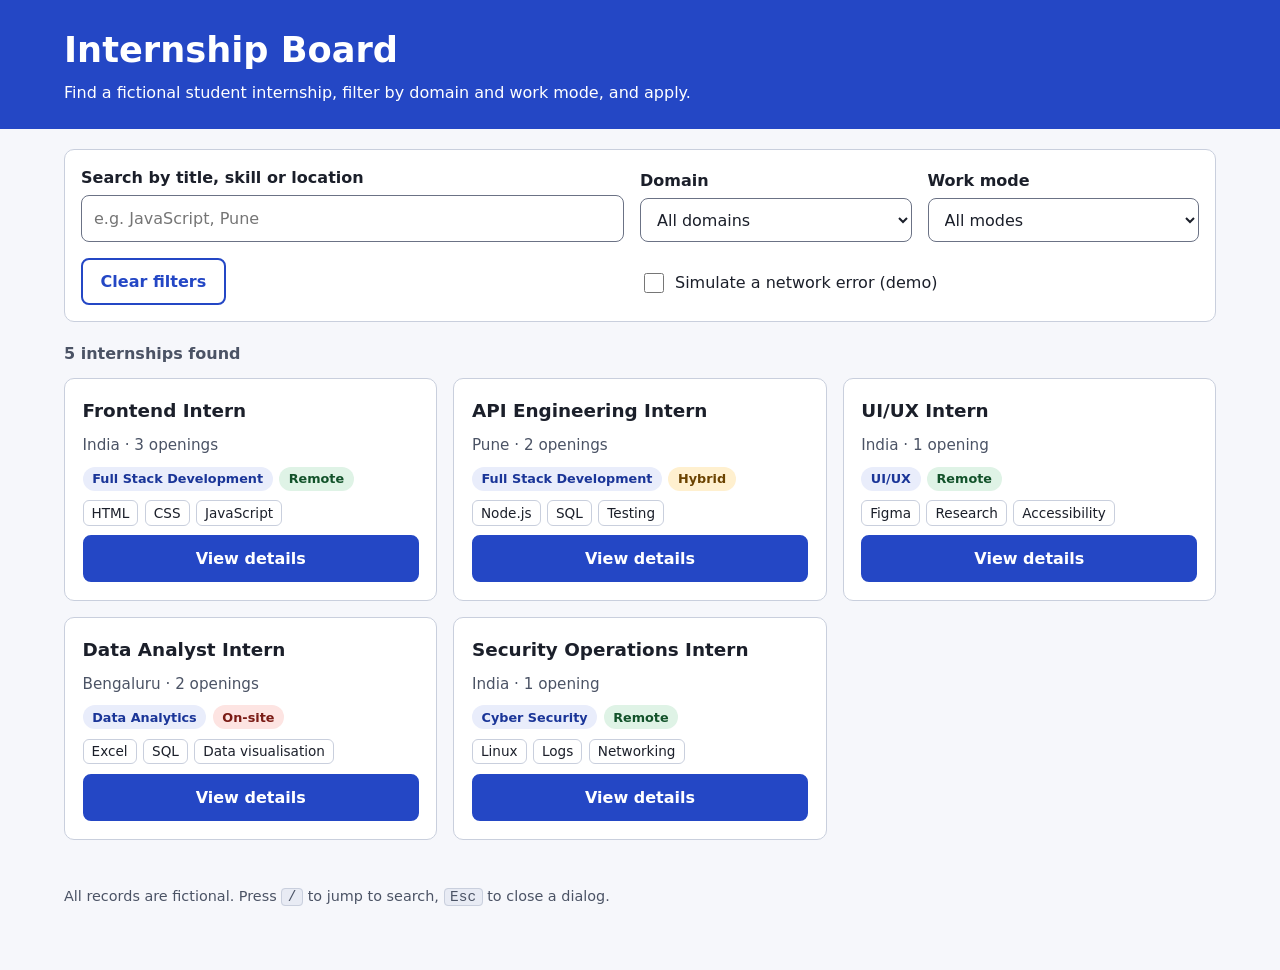
<file: Index.html>
<!DOCTYPE html>
<html lang="en">
<head>
  <meta charset="UTF-8">
  <meta name="viewport" content="width=device-width, initial-scale=1">
  <title>Responsive Internship Board</title>
  <meta name="description" content="Accessible, responsive internship listing with search, filters and an application form. Plain HTML, CSS and JavaScript.">
  <link rel="stylesheet" href="css/styles.css">
</head>
<body>
  <a class="skip-link" href="#results">Skip to internship results</a>

  <header class="site-header">
    <div class="container">
      <h1>Internship Board</h1>
      <p class="tagline">Find a fictional student internship, filter by domain and work mode, and apply.</p>
    </div>
  </header>

  <main class="container">
    <form id="filters" class="filters" role="search" aria-label="Search and filter internships" novalidate>
      <div class="field field--search">
        <label for="search">Search by title, skill or location</label>
        <input id="search" name="search" type="search" placeholder="e.g. JavaScript, Pune" autocomplete="off">
      </div>
      <div class="field">
        <label for="domain">Domain</label>
        <select id="domain" name="domain"><option value="">All domains</option></select>
      </div>
      <div class="field">
        <label for="mode">Work mode</label>
        <select id="mode" name="mode"><option value="">All modes</option></select>
      </div>
      <div class="field field--actions">
        <button type="reset" id="clear-filters" class="btn btn--ghost">Clear filters</button>
      </div>
      <div class="field field--demo">
        <label class="check">
          <input type="checkbox" id="simulate-error">
          <span>Simulate a network error (demo)</span>
        </label>
      </div>
    </form>

    <p id="status" class="status" role="status" aria-live="polite" aria-atomic="true"></p>

    <section id="results" aria-label="Internship results" tabindex="-1">
      <ul id="card-list" class="card-grid" hidden></ul>

      <div id="loading" class="state" hidden>
        <div class="spinner" aria-hidden="true"></div>
        <p>Loading internships…</p>
      </div>

      <div id="empty" class="state" hidden>
        <h2>No internships match your search</h2>
        <p>Try a different keyword or clear the filters.</p>
        <button type="button" id="empty-clear" class="btn">Clear filters</button>
      </div>

      <div id="error" class="state state--error" role="alert" hidden>
        <h2>Something went wrong</h2>
        <p id="error-message">We could not load the internships.</p>
        <button type="button" id="retry" class="btn">Retry</button>
      </div>
    </section>
  </main>

  <dialog id="detail-dialog" aria-labelledby="dialog-title">
    <div class="dialog-inner">
      <div class="dialog-head">
        <h2 id="dialog-title"></h2>
        <button type="button" class="btn btn--ghost" id="dialog-close" aria-label="Close dialog">Close</button>
      </div>
      <dl id="dialog-details" class="details"></dl>

      <form id="apply-form" novalidate>
        <h3>Apply for this internship</h3>
        <div class="field">
          <label for="applicant-name">Full name <span aria-hidden="true">*</span></label>
          <input id="applicant-name" name="name" type="text" autocomplete="name" required aria-describedby="name-error">
          <p class="field-error" id="name-error" hidden></p>
        </div>
        <div class="field">
          <label for="applicant-email">Email <span aria-hidden="true">*</span></label>
          <input id="applicant-email" name="email" type="email" autocomplete="email" required aria-describedby="email-error">
          <p class="field-error" id="email-error" hidden></p>
        </div>
        <div class="field">
          <label for="applicant-portfolio">Portfolio link (optional)</label>
          <input id="applicant-portfolio" name="portfolio" type="url" placeholder="https://" aria-describedby="portfolio-error">
          <p class="field-error" id="portfolio-error" hidden></p>
        </div>
        <p id="form-message" class="form-message" role="status" aria-live="polite"></p>
        <div class="form-actions">
          <button type="submit" class="btn">Submit application</button>
          <button type="button" class="btn btn--ghost" id="cancel-apply">Cancel</button>
        </div>
      </form>
    </div>
  </dialog>

  <footer class="site-footer container">
    <p>All records are fictional. Press <kbd>/</kbd> to jump to search, <kbd>Esc</kbd> to close a dialog.</p>
  </footer>

  <script src="js/data.js"></script>
  <script src="js/app.js"></script>
</body>
</html>
</file>
<file: css/styles.css>
/* ---------- Design tokens ---------- */
:root {
  --bg: #f6f7fb;
  --surface: #ffffff;
  --text: #1b1f2a;
  --muted: #4b5365;
  --border: #c9cfdd;
  --primary: #2447c5;
  --primary-dark: #1a3598;
  --danger: #b3261e;
  --focus: #ff9f1c;
  --radius: 10px;
  --gap: 1rem;
  color-scheme: light;
}

*, *::before, *::after { box-sizing: border-box; }
html { -webkit-text-size-adjust: 100%; }
body {
  margin: 0;
  font-family: system-ui, -apple-system, "Segoe UI", Roboto, Arial, sans-serif;
  line-height: 1.5;
  color: var(--text);
  background: var(--bg);
  overflow-wrap: anywhere; /* prevents horizontal scroll at 360px */
}
.container { width: min(100% - 2rem, 72rem); margin-inline: auto; }

/* ---------- Focus (visible for keyboard users) ---------- */
:focus-visible { outline: 3px solid var(--focus); outline-offset: 2px; }

.skip-link {
  position: absolute; left: 0.5rem; top: -4rem; z-index: 10;
  background: var(--primary); color: #fff; padding: 0.6rem 1rem; border-radius: 6px;
}
.skip-link:focus { top: 0.5rem; }

/* ---------- Header / footer ---------- */
.site-header { background: var(--primary); color: #fff; padding: 1.5rem 0; }
.site-header h1 { margin: 0 0 0.25rem; font-size: clamp(1.5rem, 4vw, 2.2rem); }
.tagline { margin: 0; }
.site-footer { padding: 2rem 0 3rem; color: var(--muted); font-size: 0.9rem; }
kbd { background: #e8ebf4; border: 1px solid var(--border); border-radius: 4px; padding: 0 0.35rem; }

/* ---------- Filters ---------- */
.filters {
  display: grid; gap: var(--gap);
  grid-template-columns: 1fr; /* mobile first */
  background: var(--surface); border: 1px solid var(--border);
  border-radius: var(--radius); padding: var(--gap); margin-block: 1.25rem;
}
.field { display: flex; flex-direction: column; gap: 0.35rem; min-width: 0; }
.field label { font-weight: 600; }
input[type="text"], input[type="email"], input[type="url"], input[type="search"], select {
  width: 100%; font: inherit; padding: 0.65rem 0.75rem; min-height: 44px;
  border: 1px solid #6b7285; border-radius: 8px; background: #fff; color: var(--text);
}
input[aria-invalid="true"] { border-color: var(--danger); border-width: 2px; }
.field-error { color: var(--danger); margin: 0; font-size: 0.9rem; font-weight: 600; }
.field--actions, .field--demo { justify-content: flex-end; }
.check { display: flex; align-items: center; gap: 0.5rem; min-height: 44px; }
.field .check { font-weight: 400; }
.check input { width: 20px; height: 20px; }

/* ---------- Buttons ---------- */
.btn {
  font: inherit; font-weight: 600; cursor: pointer; min-height: 44px;
  padding: 0.6rem 1.1rem; border-radius: 8px; border: 2px solid var(--primary);
  background: var(--primary); color: #fff;
}
.btn:hover { background: var(--primary-dark); border-color: var(--primary-dark); }
.btn--ghost { background: transparent; color: var(--primary); }
.btn--ghost:hover { background: #e9edfb; color: var(--primary-dark); }

/* ---------- Status + states ---------- */
.status { min-height: 1.5rem; margin: 0 0 0.75rem; color: var(--muted); font-weight: 600; }
.state {
  text-align: center; background: var(--surface); border: 1px dashed var(--border);
  border-radius: var(--radius); padding: 2rem 1rem;
}
.state h2 { margin-top: 0; }
.state--error { border-color: var(--danger); border-style: solid; }
.state--error h2 { color: var(--danger); }
.spinner {
  width: 36px; height: 36px; margin: 0 auto 0.75rem; border-radius: 50%;
  border: 4px solid #d9def0; border-top-color: var(--primary); animation: spin 0.9s linear infinite;
}
@keyframes spin { to { transform: rotate(360deg); } }

/* ---------- Cards: 360px = 1 col, 768px = 2 cols, desktop = 3 cols ---------- */
.card-grid { list-style: none; margin: 0; padding: 0; display: grid; gap: var(--gap); grid-template-columns: 1fr; }
.card {
  background: var(--surface); border: 1px solid var(--border); border-radius: var(--radius);
  padding: 1.1rem; display: flex; flex-direction: column; gap: 0.6rem; height: 100%;
}
.card h2 { margin: 0; font-size: 1.15rem; }
.card .meta { margin: 0; color: var(--muted); font-size: 0.95rem; }
.badges, .skills { list-style: none; padding: 0; margin: 0; display: flex; flex-wrap: wrap; gap: 0.4rem; }
.badge { font-size: 0.8rem; font-weight: 700; padding: 0.15rem 0.6rem; border-radius: 999px; background: #e9edfb; color: var(--primary-dark); }
.badge--remote { background: #dff3e6; color: #12522a; }
.badge--hybrid { background: #fff0cf; color: #6b4300; }
.badge--on-site { background: #fde4e2; color: #7a1b15; }
.skill { font-size: 0.85rem; border: 1px solid var(--border); border-radius: 6px; padding: 0.1rem 0.5rem; }
.card .btn { margin-top: auto; }

/* ---------- Dialog ---------- */
dialog { border: none; border-radius: var(--radius); padding: 0; width: min(100% - 1.5rem, 34rem); max-height: 92vh; color: var(--text); }
dialog::backdrop { background: rgba(10, 14, 30, 0.6); }
.dialog-inner { padding: 1.25rem; }
.dialog-head { display: flex; align-items: flex-start; justify-content: space-between; gap: 0.75rem; }
.dialog-head h2 { margin: 0; font-size: 1.3rem; }
.details { display: grid; grid-template-columns: max-content 1fr; gap: 0.35rem 1rem; margin: 1rem 0; }
.details dt { font-weight: 700; }
.details dd { margin: 0; }
#apply-form { border-top: 1px solid var(--border); padding-top: 1rem; display: grid; gap: 0.9rem; }
#apply-form h3 { margin: 0; }
.form-message { margin: 0; min-height: 1.4rem; font-weight: 600; }
.form-message.is-success { color: #12522a; }
.form-message.is-error { color: var(--danger); }
.form-actions { display: flex; flex-wrap: wrap; gap: 0.6rem; }

/* ---------- Breakpoints ---------- */
@media (min-width: 768px) {
  .filters { grid-template-columns: 2fr 1fr 1fr; align-items: end; }
  .field--actions { grid-column: 1 / 2; align-items: flex-start; }
  .field--demo { grid-column: 2 / 4; }
  .card-grid { grid-template-columns: repeat(2, 1fr); }
}
@media (min-width: 1100px) {
  .card-grid { grid-template-columns: repeat(3, 1fr); }
}

@media (prefers-reduced-motion: reduce) { .spinner { animation-duration: 3s; } }
</file>
